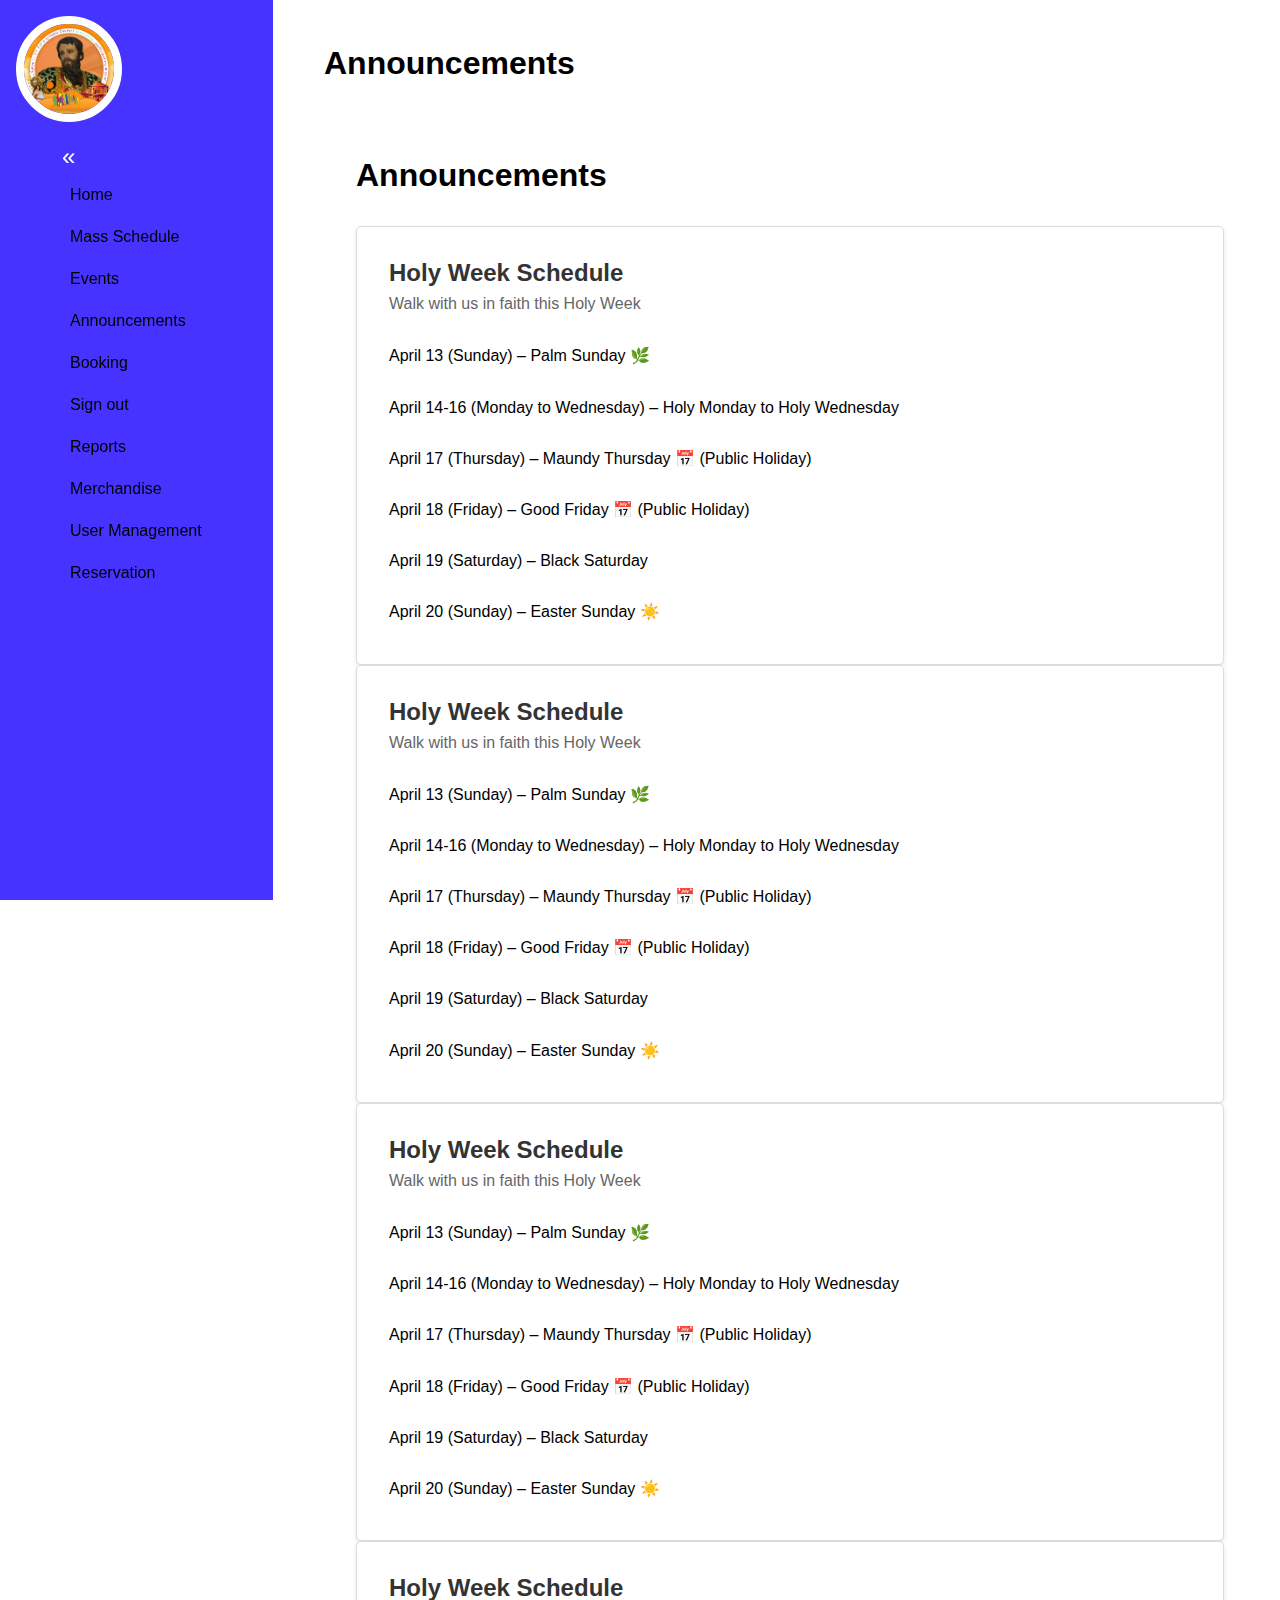
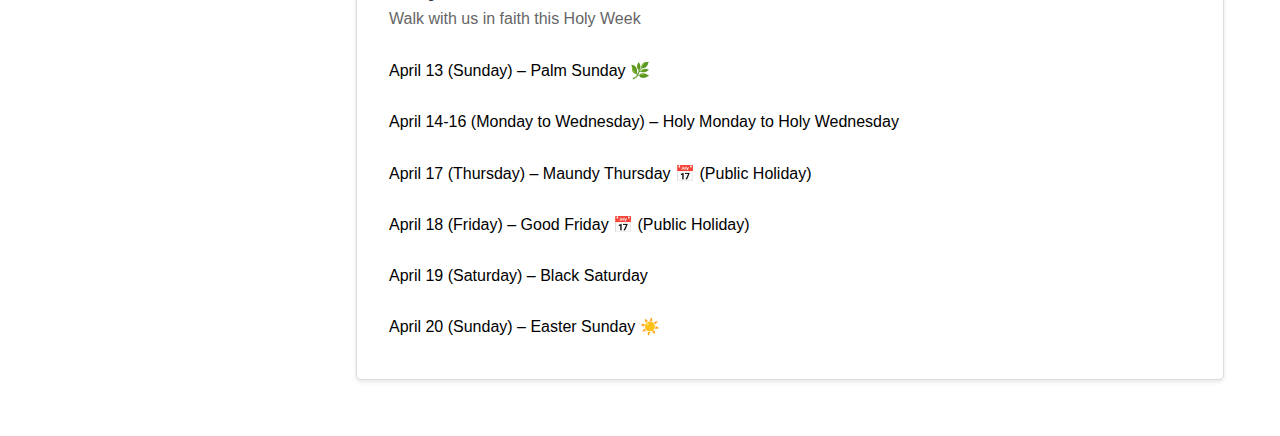
<file: announcements.html>
<!DOCTYPE html>
<html lang="en">
<head>
    <meta charset="UTF-8">
    <meta name="viewport" content="width=device-width, initial-scale=1.0">
    <title>Announcements</title>
    <link rel="stylesheet" href="template.css">
    <link rel="stylesheet" href="announcements.css">
    <link rel="stylesheet" href="sidebar(css).css">
</head>
<body>
    <div id="layoutWrapper">
        <aside id="sidebar">
            <nav>
                <div class="logo">
                    <img src="logo.png" alt="Logo">
                </div>
                <ul class="headerLinks">
                    <li><button id="sidebarToggle"><span id="arrowIcon">«</span></button></li>
                    <li><a href="#"><span>Home</span></a></li>
                    <li><a href="schedule.html"><span>Mass Schedule</span></a></li>
                    <li><a href="events.html"><span>Events</span></a></li>
                    <li><a href="announcements.html"><span>Announcements</span></a></li>
                    <li><a href="booking.html"><span>Booking</span></a></li>
                    <li><a href="index.html"><span>Sign out</span></a></li>
                    <li><a href="reports.html"><span>Reports</span></a></li>
                    <li><a href="billing.html"><span>Merchandise</span></a></li>
                    <li><a href="userManagement.html"><span>User Management</span></a></li>
                    <li><a href="reservation.html"><span>Reservation</span></a></li>
                </ul>
            </nav>
        </aside>

        <main>
            <div class="welcome-section">
                <h1>Announcements</h1>
            </div>
            <div class="content-wrapper">
                <h1>Announcements</h1>
                <div class="announcements-grid">
                    <div class="announcement-card">
                        <h2>Holy Week Schedule</h2>
                        <p class="subtitle">Walk with us in faith this Holy Week</p>
                        <div class="schedule-list">
                            <div class="schedule-item">
                                <p>April 13 (Sunday) – Palm Sunday 🌿</p>
                            </div>
                            <div class="schedule-item">
                                <p>April 14-16 (Monday to Wednesday) – Holy Monday to Holy Wednesday</p>
                            </div>
                            <div class="schedule-item">
                                <p>April 17 (Thursday) – Maundy Thursday 📅 (Public Holiday)</p>
                            </div>
                            <div class="schedule-item">
                                <p>April 18 (Friday) – Good Friday 📅 (Public Holiday)</p>
                            </div>
                            <div class="schedule-item">
                                <p>April 19 (Saturday) – Black Saturday</p>
                            </div>
                            <div class="schedule-item">
                                <p>April 20 (Sunday) – Easter Sunday ☀️</p>
                            </div>
                        </div>
                    </div>

                    <div class="announcement-card">
                        <h2>Holy Week Schedule</h2>
                        <p class="subtitle">Walk with us in faith this Holy Week</p>
                        <div class="schedule-list">
                            <div class="schedule-item">
                                <p>April 13 (Sunday) – Palm Sunday 🌿</p>
                            </div>
                            <div class="schedule-item">
                                <p>April 14-16 (Monday to Wednesday) – Holy Monday to Holy Wednesday</p>
                            </div>
                            <div class="schedule-item">
                                <p>April 17 (Thursday) – Maundy Thursday 📅 (Public Holiday)</p>
                            </div>
                            <div class="schedule-item">
                                <p>April 18 (Friday) – Good Friday 📅 (Public Holiday)</p>
                            </div>
                            <div class="schedule-item">
                                <p>April 19 (Saturday) – Black Saturday</p>
                            </div>
                            <div class="schedule-item">
                                <p>April 20 (Sunday) – Easter Sunday ☀️</p>
                            </div>
                        </div>
                    </div>

                    <div class="announcement-card">
                        <h2>Holy Week Schedule</h2>
                        <p class="subtitle">Walk with us in faith this Holy Week</p>
                        <div class="schedule-list">
                            <div class="schedule-item">
                                <p>April 13 (Sunday) – Palm Sunday 🌿</p>
                            </div>
                            <div class="schedule-item">
                                <p>April 14-16 (Monday to Wednesday) – Holy Monday to Holy Wednesday</p>
                            </div>
                            <div class="schedule-item">
                                <p>April 17 (Thursday) – Maundy Thursday 📅 (Public Holiday)</p>
                            </div>
                            <div class="schedule-item">
                                <p>April 18 (Friday) – Good Friday 📅 (Public Holiday)</p>
                            </div>
                            <div class="schedule-item">
                                <p>April 19 (Saturday) – Black Saturday</p>
                            </div>
                            <div class="schedule-item">
                                <p>April 20 (Sunday) – Easter Sunday ☀️</p>
                            </div>
                        </div>
                    </div>

                    <div class="announcement-card">
                        <h2>Holy Week Schedule</h2>
                        <p class="subtitle">Walk with us in faith this Holy Week</p>
                        <div class="schedule-list">
                            <div class="schedule-item">
                                <p>April 13 (Sunday) – Palm Sunday 🌿</p>
                            </div>
                            <div class="schedule-item">
                                <p>April 14-16 (Monday to Wednesday) – Holy Monday to Holy Wednesday</p>
                            </div>
                            <div class="schedule-item">
                                <p>April 17 (Thursday) – Maundy Thursday 📅 (Public Holiday)</p>
                            </div>
                            <div class="schedule-item">
                                <p>April 18 (Friday) – Good Friday 📅 (Public Holiday)</p>
                            </div>
                            <div class="schedule-item">
                                <p>April 19 (Saturday) – Black Saturday</p>
                            </div>
                            <div class="schedule-item">
                                <p>April 20 (Sunday) – Easter Sunday ☀️</p>
                            </div>
                        </div>
                    </div>
                </div>
            </div>
        </main>
    </div>
    <script src="sidebar_function.js"></script>
</body>
</html>
</file>
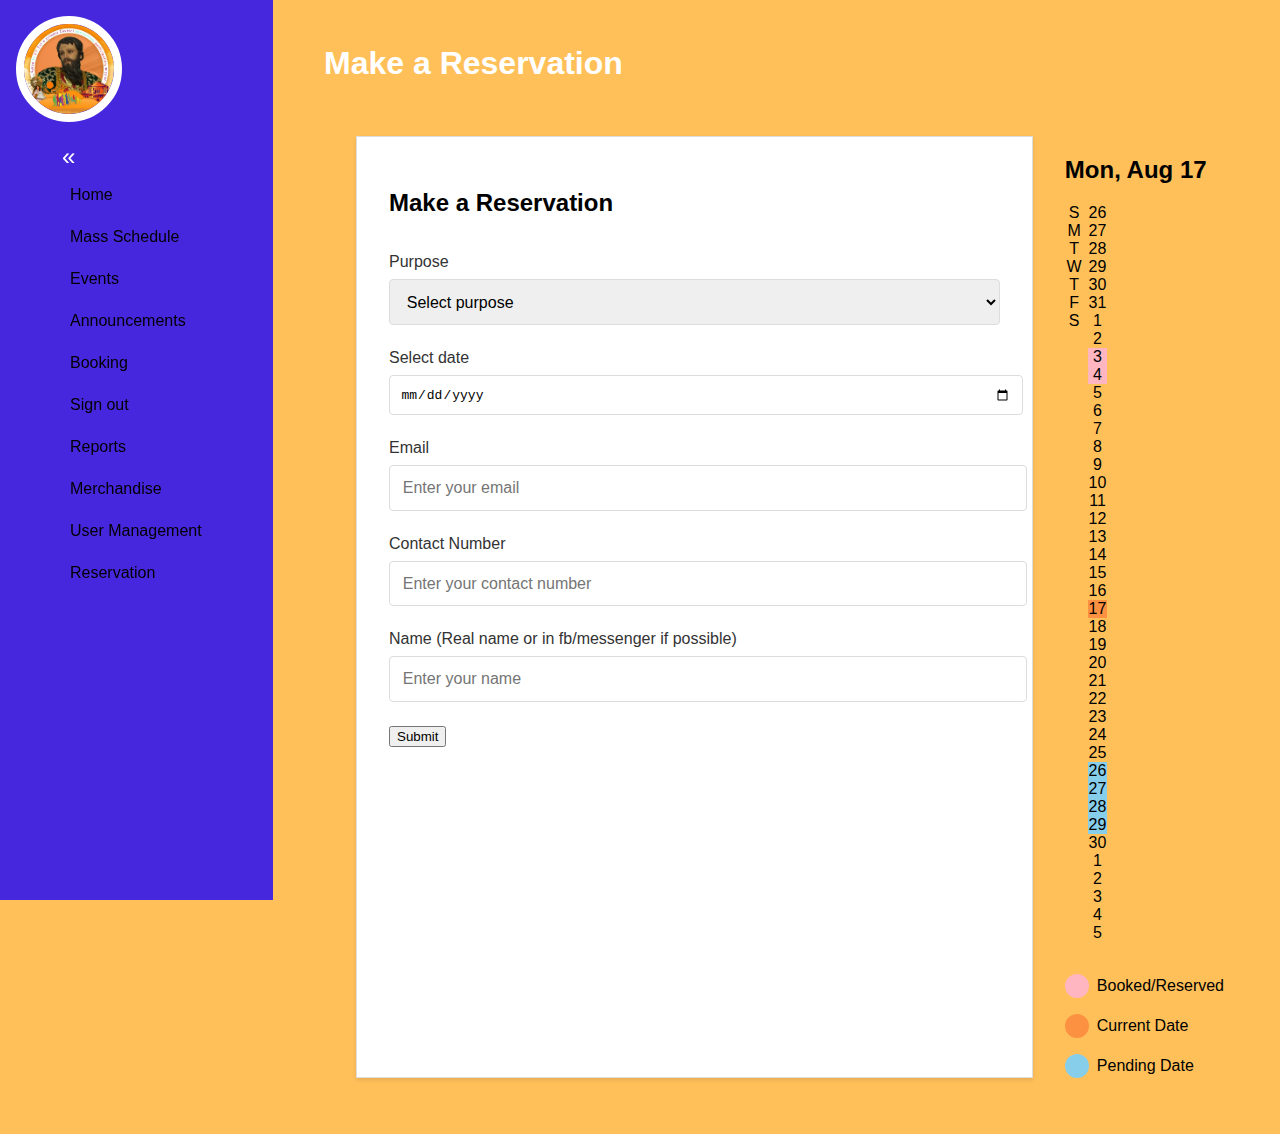
<file: booking.html>
<!DOCTYPE html>
<html lang="en">
<head>
    <meta charset="UTF-8">
    <meta name="viewport" content="width=device-width, initial-scale=1.0">
    <title>Make a Reservation</title>
    <link rel="stylesheet" href="template.css">
    <link rel="stylesheet" href="booking.css">
    <link rel="stylesheet" href="sidebar(css).css">
</head>
<body>
    <div id="layoutWrapper">
        <aside id="sidebar">
            <nav>
                <div class="logo">
                    <img src="logo.png" alt="Logo">
                </div>
                <ul class="headerLinks">
                    <li><button id="sidebarToggle"><span id="arrowIcon">«</span></button></li>
                    <li><a href="#"><span>Home</span></a></li>
                    <li><a href="schedule.html"><span>Mass Schedule</span></a></li>
                    <li><a href="events.html"><span>Events</span></a></li>
                    <li><a href="announcements.html"><span>Announcements</span></a></li>
                    <li><a href="booking.html"><span>Booking</span></a></li>
                    <li><a href="index.html"><span>Sign out</span></a></li>
                    <li><a href="reports.html"><span>Reports</span></a></li>
                    <li><a href="billing.html"><span>Merchandise</span></a></li>
                    <li><a href="userManagement.html"><span>User Management</span></a></li>
                    <li><a href="reservation.html"><span>Reservation</span></a></li>
                </ul>
            </nav>
        </aside>

        <main>
            <div class="welcome-section">
                <h1>Make a Reservation</h1>
            </div>
            <div class="booking-container">
                <div class="reservation-form">
                    <h2>Make a Reservation</h2>
                    <form>
                        <div class="form-group">
                            <label for="purpose">Purpose</label>
                            <select id="purpose" required>
                                <option value="">Select purpose</option>
                                <option value="baptism">Baptism</option>
                                <option value="wedding">Wedding</option>
                                <option value="confirmation">Confirmation</option>
                            </select>
                        </div>

                        <div class="form-group">
                            <label for="date">Select date</label>
                            <input type="date" id="date" required>
                        </div>

                        <div class="form-group">
                            <label for="email">Email</label>
                            <input type="email" id="email" placeholder="Enter your email" required>
                        </div>

                        <div class="form-group">
                            <label for="contact">Contact Number</label>
                            <input type="tel" id="contact" placeholder="Enter your contact number" required>
                        </div>

                        <div class="form-group">
                            <label for="name">Name (Real name or in fb/messenger if possible)</label>
                            <input type="text" id="name" placeholder="Enter your name" required>
                        </div>

                        <button type="submit" class="submit-btn">Submit</button>
                    </form>
                </div>

                <div class="calendar-section">
                    <div class="calendar-header">
                        <h2>Mon, Aug 17</h2>
                    </div>
                    <div class="calendar">
                        <div class="calendar-header-row">
                            <div>S</div>
                            <div>M</div>
                            <div>T</div>
                            <div>W</div>
                            <div>T</div>
                            <div>F</div>
                            <div>S</div>
                        </div>
                        <div class="calendar-grid">
                            <div class="prev-month">26</div>
                            <div class="prev-month">27</div>
                            <div class="prev-month">28</div>
                            <div class="prev-month">29</div>
                            <div class="prev-month">30</div>
                            <div class="prev-month">31</div>
                            <div>1</div>
                            <div>2</div>
                            <div class="booked">3</div>
                            <div class="booked">4</div>
                            <div>5</div>
                            <div>6</div>
                            <div>7</div>
                            <div>8</div>
                            <div>9</div>
                            <div>10</div>
                            <div>11</div>
                            <div>12</div>
                            <div>13</div>
                            <div>14</div>
                            <div>15</div>
                            <div>16</div>
                            <div class="current">17</div>
                            <div>18</div>
                            <div>19</div>
                            <div>20</div>
                            <div>21</div>
                            <div>22</div>
                            <div>23</div>
                            <div>24</div>
                            <div>25</div>
                            <div class="pending">26</div>
                            <div class="pending">27</div>
                            <div class="pending">28</div>
                            <div class="pending">29</div>
                            <div>30</div>
                            <div class="next-month">1</div>
                            <div class="next-month">2</div>
                            <div class="next-month">3</div>
                            <div class="next-month">4</div>
                            <div class="next-month">5</div>
                        </div>
                    </div>
                    <div class="calendar-legend">
                        <div class="legend-item">
                            <div class="legend-color booked"></div>
                            <span>Booked/Reserved</span>
                        </div>
                        <div class="legend-item">
                            <div class="legend-color current"></div>
                            <span>Current Date</span>
                        </div>
                        <div class="legend-item">
                            <div class="legend-color pending"></div>
                            <span>Pending Date</span>
                        </div>
                    </div>
                </div>
            </div>
        </main>
    </div>
    <script src="sidebar_function.js"></script>
    <script src="booking.js"></script>
</body>
</html>
</file>
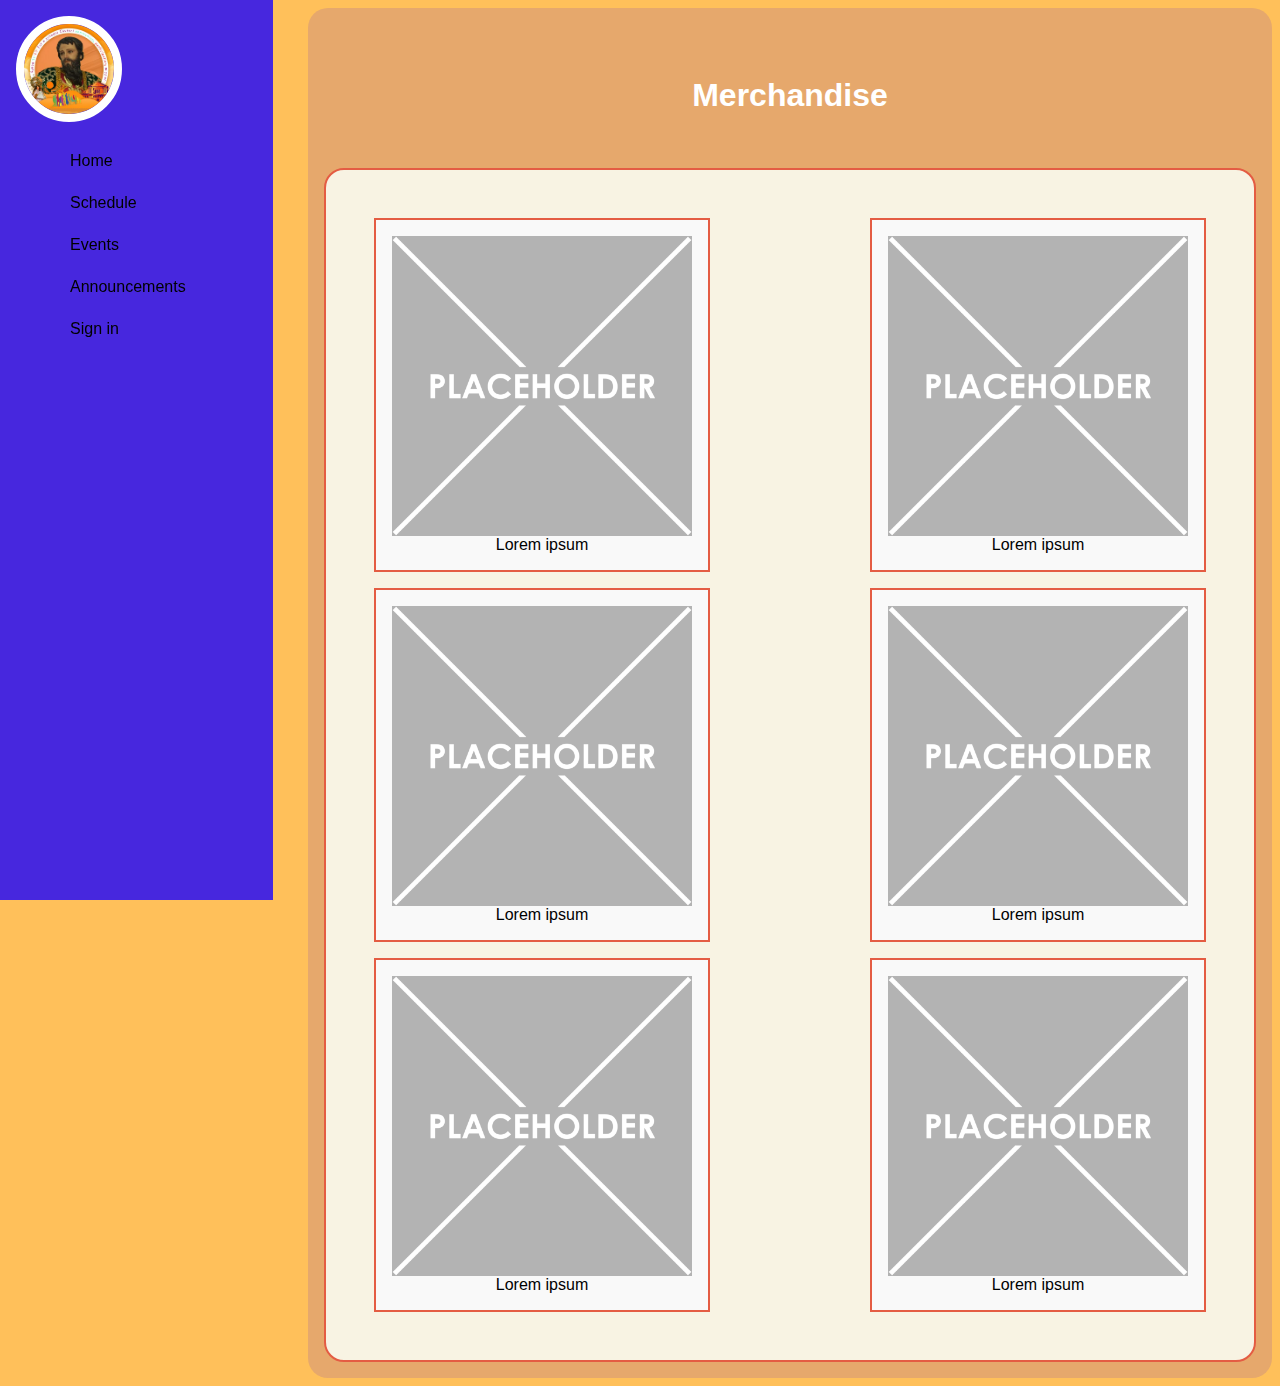
<file: merchandise.html>
<!DOCTYPE html>
<html lang="en">
<head>
    <meta charset="UTF-8">
    <meta name="viewport" content="width=device-width, initial-scale=1.0">
    <title>Merchandise</title>
    <link rel="stylesheet" href="template.css">
    <link rel="stylesheet" href="merchandise(css).css">
    <link rel="stylesheet" href="sidebar(css).css">

</head>
<body>
    <div id="layoutWrapper">
        <aside id="sidebar">
            <nav>
                <div class="logo">
                    <img src="logo.png" alt="Logo">
                </div>
                <ul class="headerLinks">
                    <li><a href="#"><span>Home</span></a></li>
                    <li><a href="#"><span>Schedule</span></a></li>
                    <li><a href="#"><span>Events</span></a></li>
                    <li><a href="#"><span>Announcements</span></a></li>
                    <li><a href="login.html"><span>Sign in</span></a></li>
                </ul>
            </nav>
        </aside>

            <main>
                <h1><span>Merchandise</span></h1>
                <div class="merchContainer">
                    <div class="merchArea">
                        <div class="merchItem">
                            <img width="300vh" src="placeholder.png">
                            <span>Lorem ipsum</span>
                        </div>
                        <div class="merchItem">
                            <img width="300vh" src="placeholder.png">
                            <span>Lorem ipsum</span>
                        </div>
                        <div class="merchItem">
                            <img width="300vh" src="placeholder.png">
                            <span>Lorem ipsum</span>
                        </div>
                        <div class="merchItem">
                            <img width="300vh" src="placeholder.png">
                            <span>Lorem ipsum</span>
                        </div>
                        <div class="merchItem">
                            <img width="300vh" src="placeholder.png">
                            <span>Lorem ipsum</span>
                        </div>
                        <div class="merchItem">
                            <img width="300vh" src="placeholder.png">
                            <span>Lorem ipsum</span>
                        </div>
                    </div>
                </div>
            </main>
        
    </div>
    <script src="sidebar_function.js"></script>
    <script src="(js)merch_overlay.js"></script>
</body>
</html>
</file>
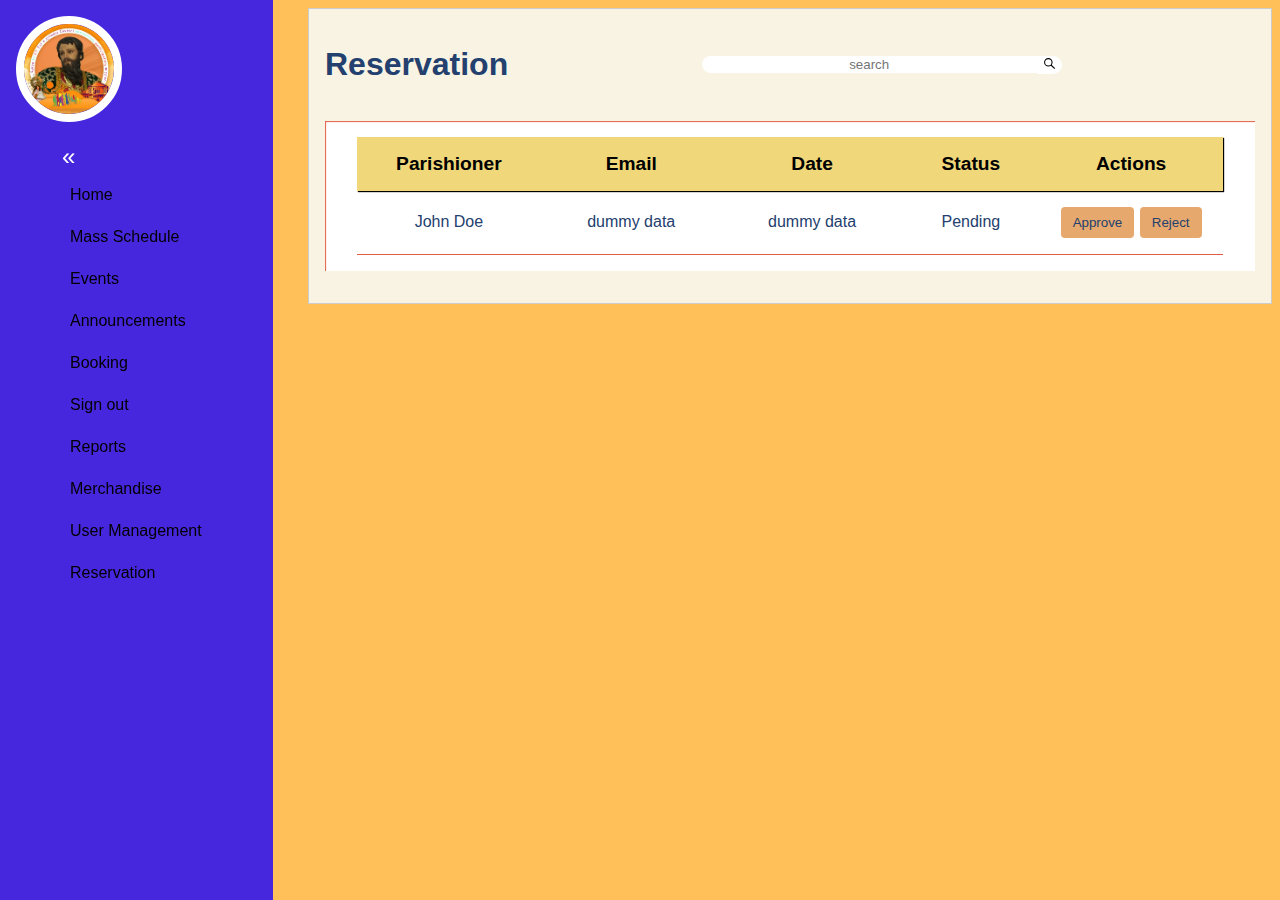
<file: reservation.html>
<!DOCTYPE html>
<html lang="en">
<head>
    <meta charset="UTF-8">
    <meta name="viewport" content="width=device-width, initial-scale=1.0">
    <title>reservation</title>
    <link rel="stylesheet" href="template.css">
    <link rel="stylesheet" href="reservation(css).css">
    <link rel="stylesheet" href="sidebar(css).css">
</head>
<body>
    <div id="layoutWrapper">
        <aside id="sidebar">
            <nav>
                <div class="logo">
                    <img src="logo.png" alt="Logo">
                </div>
                <ul class="headerLinks">
                    <li><button id="sidebarToggle"><span id="arrowIcon">«</span></button></li>
                    <li><a href="#"><span>Home</span></a></li>
                    <li><a href="schedule.html"><span>Mass Schedule</span></a></li>
                    <li><a href="events.html"><span>Events</span></a></li>
                    <li><a href="announcements.html"><span>Announcements</span></a></li>
                    <li><a href="booking.html"><span>Booking</span></a></li>
                    <li><a href="index.html"><span>Sign out</span></a></li>
                    <li><a href="reports.html"><span>Reports</span></a></li>
                    <li><a href="billing.html"><span>Merchandise</span></a></li>
                    <li><a href="userManagement.html"><span>User Management</span></a></li>
                    <li><a href="reservation.html"><span>Reservation</span></a></li>
                </ul>
            </nav>
        </aside>

        <main>
            <div class="reservationHeader">
                <h1>Reservation</h1>
                <div class="searchBar">
                    <input type="text" class="SanitizeInputField searchInput" placeholder="search">
                    <button class="searchButton"><svg xmlns="http://www.w3.org/2000/svg" width="0.8rem" height="0.8rem" viewBox="0 0 24 24">
                        <circle cx="10" cy="10" r="7" stroke="black" stroke-width="2" fill="none"/>
                        <line x1="15" y1="15" x2="22" y2="22" stroke="black" stroke-width="2"/>
                      </svg></button>
                </div>
            </div>

            <div class="reservationContent">
                <div class="tableContaier">
                    <div class="tableContainer">
                        <table id="usersTable">
                            <thead>
                                <tr>
                                    <th>Parishioner</th>
                                    <th>Email</th>
                                    <th>Date</th>
                                    <th>Status</th>
                                    <th>Actions</th>
                                </tr>
                            </thead>
                            <tbody id="userTableBody">
                                <tr>
                                    <td>John Doe</td>
                                    <td>dummy data</td>
                                    <td>dummy data</td>
                                    <td>Pending</td>
                                    <td>
                                        <div class="editUser">
                                            <button class="actionButton">Approve</button>
                                            <button class="actionButton">Reject</button>
                                        </div>
                                    </td>
                                </tr>
                            </tbody>
                            
                        </table>
                    </div>
                </div>
            </div>
        </main>
    </div>
    <script src="sidebar_function.js"></script>
</body>
</html>
</file>
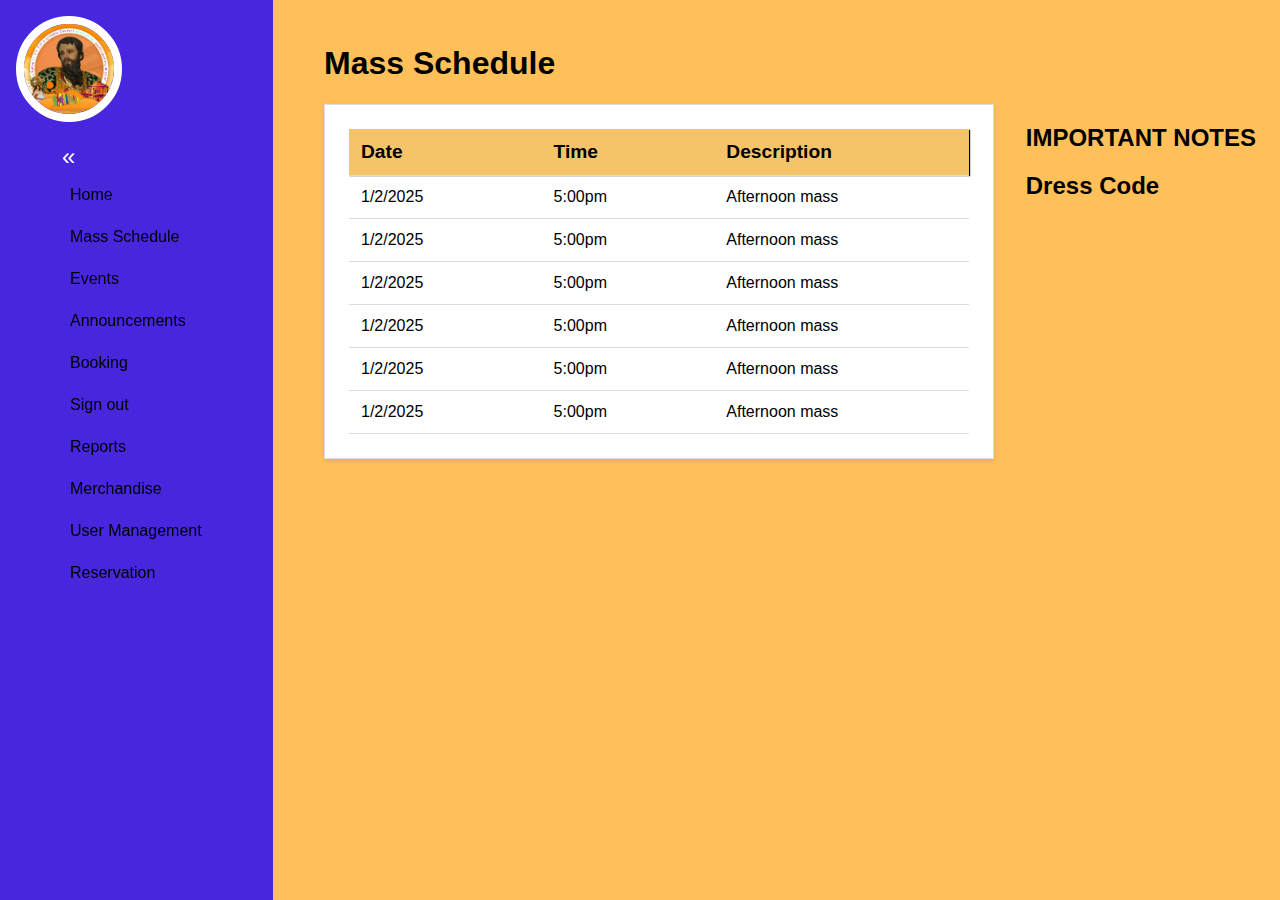
<file: schedule.html>
<!DOCTYPE html>
<html lang="en">
<head>
    <meta charset="UTF-8">
    <meta name="viewport" content="width=device-width, initial-scale=1.0">
    <title>Mass Schedule</title>
    <link rel="stylesheet" href="template.css">
    <link rel="stylesheet" href="schedule.css">
    <link rel="stylesheet" href="sidebar(css).css">
</head>
<body>
    <div id="layoutWrapper">
        <aside id="sidebar">
            <nav>
                <div class="logo">
                    <img src="logo.png" alt="Logo">
                </div>
                <ul class="headerLinks">
                    <li><button id="sidebarToggle"><span id="arrowIcon">«</span></button></li>
                    <li><a href="#"><span>Home</span></a></li>
                    <li><a href="schedule.html"><span>Mass Schedule</span></a></li>
                    <li><a href="events.html"><span>Events</span></a></li>
                    <li><a href="announcements.html"><span>Announcements</span></a></li>
                    <li><a href="booking.html"><span>Booking</span></a></li>
                    <li><a href="index.html"><span>Sign out</span></a></li>
                    <li><a href="reports.html"><span>Reports</span></a></li>
                    <li><a href="billing.html"><span>Merchandise</span></a></li>
                    <li><a href="userManagement.html"><span>User Management</span></a></li>
                    <li><a href="reservation.html"><span>Reservation</span></a></li>
                </ul>
            </nav>
        </aside>

        <main>
            <div class="welcome-section">
                <h1>Mass Schedule</h1>
            </div>
            <div class="content-wrapper">
                <div class="schedule-container">
                    <div class="schedule-table">
                        <table>
                            <thead>
                                <tr>
                                    <th>Date</th>
                                    <th>Time</th>
                                    <th>Description</th>
                                </tr>
                            </thead>
                            <tbody>
                                <tr>
                                    <td>1/2/2025</td>
                                    <td>5:00pm</td>
                                    <td>Afternoon mass</td>
                                </tr>
                                <tr>
                                    <td>1/2/2025</td>
                                    <td>5:00pm</td>
                                    <td>Afternoon mass</td>
                                </tr>
                                <tr>
                                    <td>1/2/2025</td>
                                    <td>5:00pm</td>
                                    <td>Afternoon mass</td>
                                </tr>
                                <tr>
                                    <td>1/2/2025</td>
                                    <td>5:00pm</td>
                                    <td>Afternoon mass</td>
                                </tr>
                                <tr>
                                    <td>1/2/2025</td>
                                    <td>5:00pm</td>
                                    <td>Afternoon mass</td>
                                </tr>
                                <tr>
                                    <td>1/2/2025</td>
                                    <td>5:00pm</td>
                                    <td>Afternoon mass</td>
                                </tr>
                            </tbody>
                        </table>
                    </div>
                    <div class="info-sidebar">
                        <div class="info-box">
                            <h2>IMPORTANT NOTES</h2>
                            <div class="info-content"></div>
                        </div>
                        <div class="info-box">
                            <h2>Dress Code</h2>
                            <div class="info-content"></div>
                        </div>
                    </div>
                </div>
            </div>
        </main>
    </div>
    <script src="sidebar_function.js"></script>
</body>
</html>
</file>
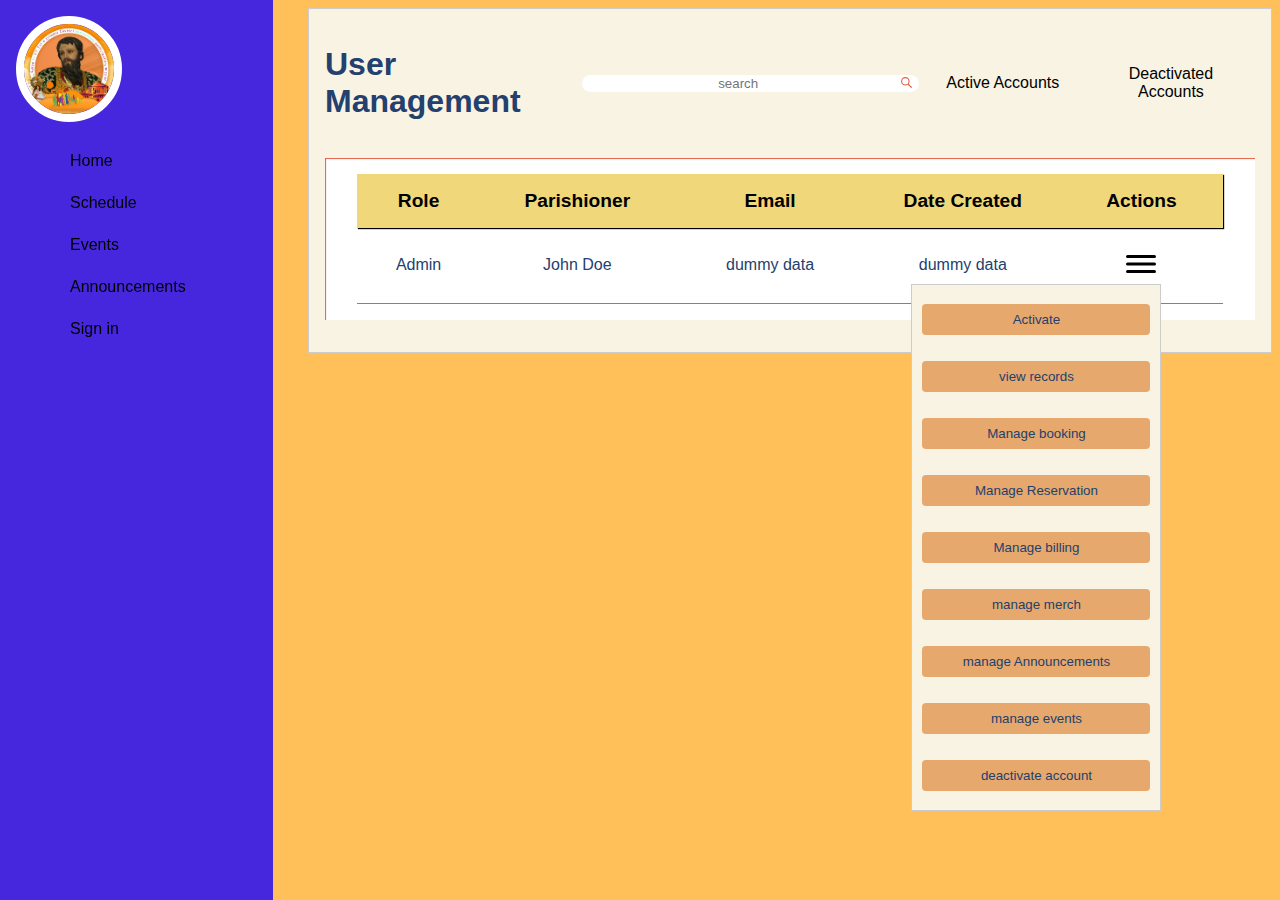
<file: userManagement.html>
<!DOCTYPE html>
<html lang="en">
<head>
    <meta charset="UTF-8">
    <meta name="viewport" content="width=device-width, initial-scale=1.0">
    <title>User Management</title>
    <link rel="stylesheet" href="sidebar(css).css">
    <link rel="stylesheet" href="template.css">
    <link rel="stylesheet" href="userManagement(css).css">
</head>
<body>
    
    <div id="layoutWrapper">
        <aside id="sidebar">
            <nav>
                <div class="logo">
                    <img src="logo.png" alt="Logo">
                </div>
                <ul class="headerLinks">
                    <li><a href="index.html"><span>Home</span></a></li>
                    <li><a href="#"><span>Schedule</span></a></li>
                    <li><a href="#"><span>Events</span></a></li>
                    <li><a href="#"><span>Announcements</span></a></li>
                    <li><a href="login.html"><span>Sign in</span></a></li>
                </ul>
            </nav>
        </aside>

        <main>
            <div class="userManagementHeader">
                <h1>User Management</h1>
                <div class="searchBar">
                    <input type="text" class="SanitizeInputField searchInput" placeholder="search">
                    <button class="searchButton"><svg xmlns="http://www.w3.org/2000/svg" width="0.8rem" height="0.8rem" viewBox="0 0 24 24">
                        <circle cx="10" cy="10" r="7" stroke="#e45c43" stroke-width="2" fill="none"/>
                        <line x1="15" y1="15" x2="22" y2="22" stroke="#e45c43" stroke-width="2"/>
                      </svg></button>
                </div>
                <div class="accountButtons">
                    <button class="generalButtons">Active Accounts</button>
                    <button class="generalButtons">Deactivated Accounts</button>
                </div>
            </div>
            <div class="userManagementContent">
                <div class="tableContainer">
                    <table id="usersTable">
                        <thead>
                            <tr>
                                <th>Role</th>
                                <th>Parishioner</th>
                                <th>Email</th>
                                <th>Date Created</th>
                                <th>Actions</th>
                            </tr>
                        </thead>
                        <tbody id="userTableBody">
                            <tr>
                                <td>Admin</td>
                                <td>John Doe</td>
                                <td>dummy data</td>
                                <td>dummy data</td>
                                <td>
                                    <div class="editUser">
                                        <!-- pop up menu button-->
                                        <button class="hamburger"><svg width="30" height="30" viewBox="0 0 30 30" xmlns="http://www.w3.org/2000/svg" fill="black">
                                            <rect y="6" width="30" height="3" rx="1.5" />
                                            <rect y="13.5" width="30" height="3" rx="1.5" />
                                            <rect y="21" width="30" height="3" rx="1.5" />
                                          </svg></button>
                                          <!-- pop up menu content -->
                                          <div class="hamburgerContent"> 
                                            <button class="accountButton">Activate</button>
                                            <button class="accountButton">view records</button>
                                            <button class="accountButton">Manage booking</button>
                                            <button class="accountButton">Manage Reservation</button>
                                            <button class="accountButton">Manage billing</button>
                                            <button class="accountButton">manage merch</button>
                                            <button class="accountButton">manage Announcements</button>
                                            <button class="accountButton">manage events</button>
                                            <button class="accountButton">deactivate account</button>
                                          </div>
                                    </div>
                                </td>
                            </tr>
                        </tbody>
                        
                    </table>
                </div>
            </div>
        </main>

    </div>
    
    <script src="(js)text_sanitizer.js"></script>
    <script src="(js)userManagementHambuger.js"></script>
</body>
</html>
</file>
<file: template.css>
html {
    scroll-behavior: smooth;
    scrollbar-color: #f9f9f9 #fd9412;
    scrollbar-width:thin;
}

body {
    font-family: Arial, Helvetica, sans-serif;
    background-color: rgba(255, 165, 20, 0.7);

}

main { /* for the main content dont touch, if you touch this the sidebar will overlap with main content */
    flex: 1;
    transition: margin-left 0.3s;
    padding: 1rem;
    margin-left: 300px;
}

nav ul { /* for the menu bar numbering dont touch, cleans up the side bar */
    list-style: none;
    display: flex;
    flex-direction: column;
    gap: 0.25rem;
}

nav a { /* for the menu link dont touch, cleans the anchor */
    display: flex;
    align-items: center;
    gap: 0.625rem;
    padding: 0.625rem 0.875rem;
    color: black;
    text-decoration: none;
    transition: 0.5s ease-in-out;
}

nav a:hover { /* for the menu link hover dont touch*/
    color: white;
}

.logo img { /* for the logo dont touch, if you touch this the logo fucks up */
    height: 10vh;
    border-radius: 55px;
    border: #fff solid 8px;
}

.textInputs { /* for text input , name every text input with this class*/
    border: none;
    box-shadow: 1px 1px 1px #000 inset;
    border-radius: 10px;
    text-align: center;
    width: 70%;
    color: orangered;
    opacity: 0.7;
}

.formButton { /* Form button style , for every FORM, use this class*/
    padding: 0.5rem 1rem;
    border-radius: 20px;
    border: none;
    background-color: orange;
    color: white;
    font-size: 1rem;

}

.generalButtons { /* General button style */
    padding: 0.5rem 1rem;
    text-decoration: none;
    border: none;
    background: transparent;
    color: black;
    font-size: 1rem;
    width: 100%;
    border-radius: 50px;
}

.generalButtons:hover {
    box-shadow: 1px 1px 1px #000 inset;
    transition: 0.2s ease-in-out;
}

.searchBar {
    display: flex;
    width: 40vh;
    margin: auto;
    justify-content: center;
}

.searchInput {
    border: none;
    margin: auto;
    width: 100%;
    border-radius: 20px 0px 0px 20px;
    text-align: center;
    color: orangered;
}

.searchInput:focus {
    outline: none;
}

.searchButton {
    margin: auto;
    border: none;
    text-decoration: none;
    background-color: white;
    border-radius: 0px 20px 20px 0px;
}

.tableContainer {
    margin: 1rem;
    padding: 1rem;
}

#usersTable {
    width: 100%;
    border-collapse: collapse;
    
}

th, td {
    max-width: 10vh;
    padding: 1rem;
    text-align: center;

}

td {
    border-bottom: 1px #fd9412 solid;
}

thead{
    background-color: rgba(242, 181, 68, 0.8);
    color: black;
    font-size: 1.2rem;
    box-shadow: 1px 1px 1px #000;
}

#usersTableBody {
    border: 1px solid #fd9412;
}

.editUser {
    display: flex;
    justify-content: space-between;
    flex-wrap: wrap;
}
</file>
<file: announcements.css>
body {
    background-color: #fff;
}

.content-wrapper {
    padding: 2em;
}

.content-wrapper h1 {
    margin-bottom: 1em;
}

.announcements-grid {
    display: block
}

.adminForms {
    background: #f9f9f9;
    border: 1px solid #ddd;
    padding: 1.5em;
    border-radius: 5px;
}

.announcement-card {
    background: white;
    border: 1px solid #ddd;
    padding: 2em;
    box-shadow: 0 2px 4px rgba(0, 0, 0, 0.1);
    border-radius: 5px;
}

.announcement-card h2 {
    margin: 0;
    font-size: 1.5em;
    color: #333;
}

.announcement-card .subtitle {
    color: #666;
    font-size: 1em;
    margin: 0.5em 0 1.5em 0;
}

.schedule-list {
    display: flex;
    flex-direction: column;
    gap: 0.8em;
}

.schedule-item {
    padding: 0.5em 0;
}

.schedule-item p {
    margin: 0;
    line-height: 1.4;
}
</file>
<file: sidebar(css).css>
/* Sidebar CSS  dont touch a single thing here*/

#sidebarToggle {
    background: none;
    border: none;
    color: white;
    font-size: 1.5rem;
    cursor: pointer;
    transition: transform 0.3s ease;
}

aside {
    position: fixed;
    inset: 0 auto 0 0;
    padding: 1rem;
    width: 80px;
    background-color: rgba(25, 0, 255, 0.8);
    backdrop-filter: blur(10px);
}

#layoutWrapper {
    display: flex;
}

#sidebar {
    width: 225px;
    padding-right: 2rem;
    transition: width 0.3s;
    margin-right: 5rem;
}

#sidebar.collapsed {
    width: 5rem;
    overflow: hidden;
}

#sidebar.collapsed ~ #mainContent {
    margin-left: 80px;
}

#sidebar .headerLinks span {
    transition: opacity 0.3s ease;
    white-space: nowrap;
}

#sidebar.collapsed .headerLinks a:not(#sidebarToggle) {
    pointer-events: none;
    opacity: 0;
    width: 0;
    overflow: hidden;
}

#sidebar.collapsed #arrowIcon {
    transform: rotate(180deg);
}
</file>
<file: booking.css>
.welcome-section h1 {
    color: #fff;
}

.booking-container {
    display: flex;
    padding: 2em;
    gap: 2em;
}

/* Reservation Form Styles */
.reservation-form {
    flex: 1;
    background: white;
    padding: 2em;
    border: 1px solid #ddd;
    box-shadow: 0 2px 4px rgba(0, 0, 0, 0.1);
}

.reservation-form h2 {
    margin-bottom: 1.5em;
}

.form-group {
    margin-bottom: 1.5em;
}

.form-group label {
    display: block;
    margin-bottom: 0.5em;
    color: #333;
}

.form-group input,
.form-group select {
    width: 100%;
    padding: 0.8em;
    border: 1px solid #ddd;
    border-radius: 4px;
    font-size: 1em;
}

.booked {
    background-color: #ffb6c1;
}

.current {
    background-color: #fd9142;
}

.pending {
    background-color: #87ceeb;
}

/* Calendar Legend */
.calendar-legend {
    margin-top: 2em;
    display: flex;
    flex-direction: column;
    gap: 1em;
}

.legend-item {
    display: flex;
    align-items: center;
    gap: 0.5em;
}

.legend-color {
    width: 1.5em;
    height: 1.5em;
    border-radius: 50%;
}

.calendar {
    display: grid;
    grid-template-columns: repeat(7, 1fr);
    gap: 5px;
    max-width: 300px;
    margin: 20px auto;
    text-align: center;
  }
  
  .day {
    padding: 10px;
    background-color: #f0f0f0;
    border-radius: 5px;
  }
  
  .today {
    background-color: #fd9142;
    color: white;
    font-weight: bold;
  }

  .monthTitle {
    display: inline-block;
    justify-content: space-between;
    align-items: center;
    margin-bottom: 1em;
    font-size: 1.5em;
  }
</file>
<file: merchandise(css).css>
main {
    background-color: #e6a86c;
    font-family: 'Arial', sans-serif;
    border-radius: 20px;
}

main h1 {
    color: #fff;
    text-align: center;
    padding: 2rem 0;
}

.merchArea {
    display: flex;
    flex-wrap: wrap;
    justify-content: space-between;
    gap: 1rem;
    padding: 3rem;
    background-color: #f8f3e3;
    border: 2px solid #e45c43;
    border-radius: 20px;
}

.merchItem {
    display: flex;
    background-color: #f9f9f9;
    text-align: center;
    flex-direction: column;
    border: 2px solid #e45c43;
    padding: 1rem;
    height: fit-content;
}

.merchItemOverlay {
    position:fixed;
    top: 0;
    left: 0;
    width: 100vw;
    height: 100vw;
    background-color: rgba(0, 0, 0, 0.8)
}

.modularDiv {
    position: fixed;
    background-color: #f9f9f9;
    top: 50%;
    left: 50%;
    transform: translate(-50%, -50%);
    width: 30vw;
    height: 20vw;
    color: #23406e;
    border-radius: 30px;
    text-align: right;
}
</file>
<file: reservation(css).css>
main {
    background-color: #f8f3e3;
    border: 1px solid #ccc;
    color: #23406e;
}

.reservationHeader {
    display: flex;
    justify-content: space-between;
}

.reservationContent {
    background-color: white;
    box-shadow: 1px 1px 1px #e45c43 inset;
}

.tableContainer {
    margin: 1rem;
    padding: 1rem;
}

#usersTable {
    width: 100%;
    border-collapse: collapse;
}

th, td {
    max-width: 10vh;
    padding: 1rem;
    text-align: center;
}

td {
    border-bottom: 1px #e45c43 solid;
}

thead {
    background-color: #efd77a;
    color: black;
    font-size: 1.2rem;
}

#usersTableBody {
    border: 1px solid #23406e;
}

.editUser {
    display: flex;
    justify-content: space-evenly;
}

.actionButton {
    padding: 8px 12px;
    background-color: #e6a86c;
    border: none;
    border-radius: 4px;
    color: #23406e;
    cursor: pointer;
}

.actionButton:hover {
    background-color: #e45c43;
    color: white;
}
</file>
<file: schedule.css>
.schedule-container {
    display: flex;
    gap: 2em;
}

.schedule-table {
    flex: 1;
    background: white;
    padding: 1.5em;
    box-shadow: 0 2px 4px rgba(0, 0, 0, 0.1);
    border: 1px solid #ddd;
}

.schedule-table table {
    width: 100%;
    border-collapse: collapse;
}

.schedule-table th,
.schedule-table td {
    padding: 12px;
    text-align: left;
    border-bottom: 1px solid #ddd;
}

.schedule-table th {
    font-weight: bold;
}

.schedule-table tr:hover {
    background-color: #f8f9fa;
}

.delete {
    border: none;
    text-decoration: none;
    background: transparent;
}
</file>
<file: userManagement(css).css>
main {
    background-color: #f8f3e3;
    border: 1px solid #ccc;
    color: #23406e;
}

.userManagementHeader {
    display: flex;
    justify-content: space-between;
}

.accountButtons {
    display: flex;
    width: 40vh;
    margin: auto;
    justify-content: center;
}

.userManagementContent {
    background-color: white;
    box-shadow: 1px 1px 1px #e45c43 inset;
}

.tableContainer {
    margin: 1rem;
    padding: 1rem;
}

#usersTable {
    width: 100%;
    border-collapse: collapse;
    
}

th, td {
    max-width: 10vh;
    padding: 1rem;
    text-align: center;

}

td {
    border-bottom: 1px #e45c43 solid;
}

thead{
    background-color: #efd77a;
    color: black;
    font-size: 1.2rem;
}

#usersTableBody {
    border: 1px solid #23406e;
}

.editUser {
    position: relative;
    display: inline-block;
  }
  
  .hamburger {
    background: none;
    border: none;
    cursor: pointer;
    padding: 5px;
  }
  
  .hamburgerContent {
    display: none;
    position: absolute;
    top: 40px;
    right: 0;
    background: #f8f3e3;
    border: 1px solid #ccc;
    padding: 10px;
    z-index: 999;
    width: 250px;
    max-width: 90vw;
    box-sizing: border-box;
    display: flex;
    flex-direction: column;
    align-items: center;
    gap: 8px;
  }
  
  
  .hamburgerContent .accountButton {
    display: block;
    width: 100%;
    padding: 8px;
    margin: 1vh;
    border: none;
    background: #e6a86c;
    color: #23406e;
    border-radius: 4px;
    cursor: pointer;
  }
  
  .hamburgerContent .accountButton:hover {
    background: #e45c43;
  }
  
  .accountButton {
    width: 100%;
    padding: 8px 12px;
    text-align: center;
    background-color: #f0f0f0;
    border: none;
    border-radius: 4px;
    cursor: pointer;
  }
</file>
